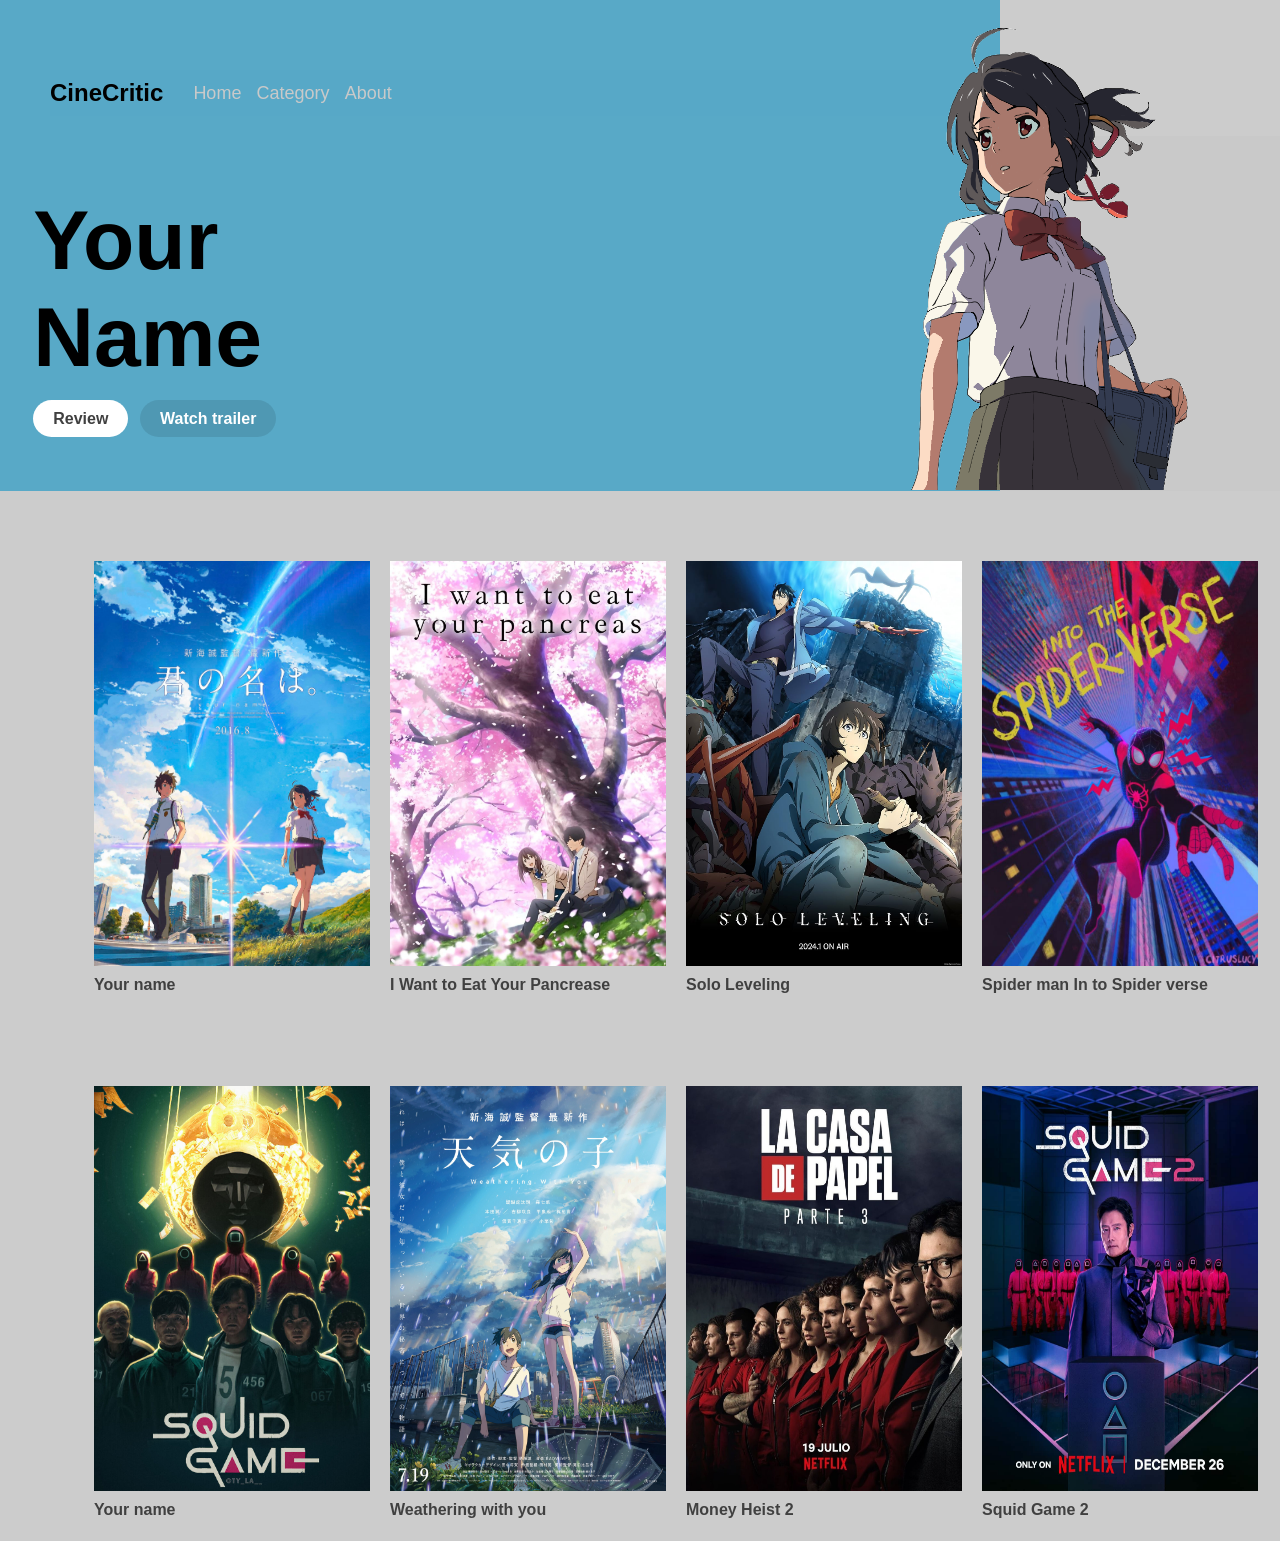
<file: index.html>
<!DOCTYPE html>
<html lang="en">
<head>
    <meta charset="UTF-8">
    <meta name="viewport" content="width=device-width, initial-scale=1.0">
    <title>CineCritic - Spirited Away</title>
    <link rel="stylesheet" href="../css/styles3.css">
</head>
<body>
    <header>
        <div class="header">
            <div class="logo">
                <span>Cine</span>Critic
            </div>
            <div class="nav">
    
                <a href="index.html">Home</a>
                <a href="html/404.html">Category</a>
                <a href="html/404.html">About</a>
                
            </div>
            <div class="nav2">
            <a href="/html/404.html" id="Profile"> <img src="assets/profile black.png" height="42px"></a>
        </div>
        </div>
    </header>
    
    <main>
        <div class="thumbnail">

        <div class="content">
            <h1> <span> Your
                <br> 
                Name </span> </h1>
                <a href="/html/Review.html" class="btn btn01">
                    Review</a></button>
                <a href="https://youtu.be/s0wTdCQoc2k?si=C2IHWEkmX4r4HkNk" target="_blank" class="btn btn02">
                    Watch trailer </a></button>
        </div>
        <div class="icontainer">
            <img src="../assets/your namw 2.png" alt="Spirited Away Character" height="470px">
        </div>
    </div>

    <!-- Movie Section -->
    <div class="movies">
        <div class="movie">
            <div class="movie-box"> <a href="html/review.html">
            <img src="../assets/your name.jpg" width="276px" height="405"> 
            </a> </div>
            <div class="movie-title">
                <a href="html/Review.html">Your name </a> </div> 
        </div>

        <div class="movie">
            <div class="movie-box">
                <a href="review.html">
                    <img src="assets/pancrease.jpg" width="276px" height="405">
                </a> </div>
            <div class="movie-title"><a href="review.html">I Want to Eat Your Pancrease </a> </div>
        </div>

        <div class="movie">
            <div class="movie-box"> <a href="review.html">
                 <img src="assets/solo leveling .jpg" width="276px" height="405">
                </a> </div>
            <div class="movie-title"> <a href="review.html">Solo Leveling </a> </div>
        </div>

        <div class="movie">
            <div class="movie-box"> <a href="review2.html">
                <img src="assets/spiderverse.jpg"  width="276px" height="405">
            </a> </div>
            <div class="movie-title"> <a href="review2.html">Spider man In to Spider verse </a> </div>
        </div>
    </div>


    <div class="movies">
        <div class="movie">
            <div class="movie-box">
                <a href="review.html">
                     <img src="assets/squid game1 .jpg" width="276px" height="405">
                    </a> </div>
            <div class="movie-title"> <a href="review.html">Your name </a> </div>
        </div>

        <div class="movie">
            <div class="movie-box"><img src="assets/weathering.jpg "width="276px" height="405"></div>
            <div class="movie-title"><a href="review.html">Weathering with you</a> </div>
        </div>

        <div class="movie">
            <div class="movie-box"> <a href="review.html"><img src="assets/money heist.jpg" width="276px" height="405"> </a> </div>
            <div class="movie-title"><a href="review.html"> Money Heist 2 </a> </div>
        </div>

        <div class="movie">
            <div class="movie-box">
                <a href="review.html">
                <img src="assets/squid game.jpg"  width="276px" height="405"> </a>
            </div>
            <div class="movie-title"> <a href="review.html">Squid Game 2 </a> </div>
        </div>
    </div>



    </main>
</body>
</html>
</file>
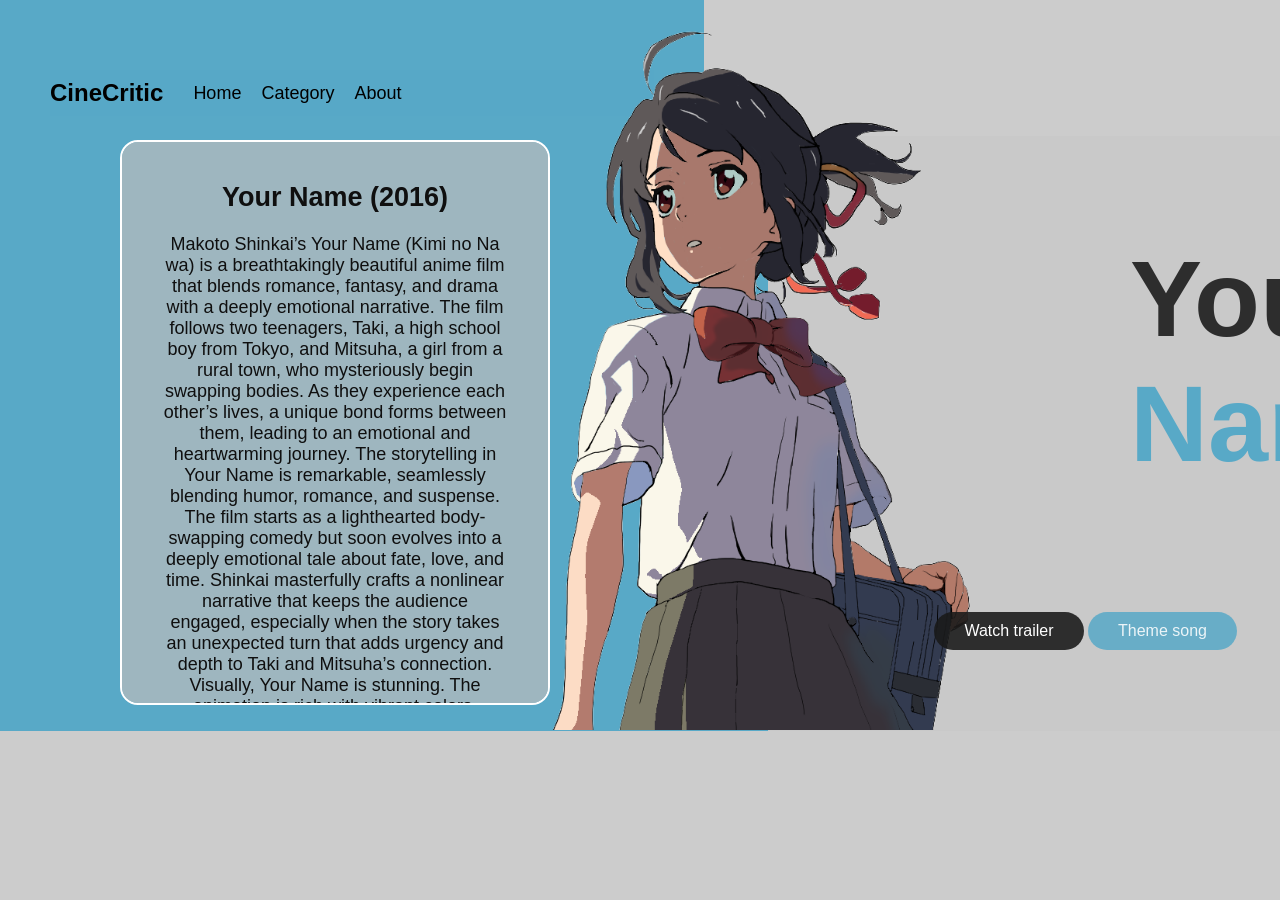
<file: html/Review.html>
<!DOCTYPE html>
<html lang="en">
<head>
    <meta charset="UTF-8">
    <meta name="viewport" content="width=device-width, initial-scale=1.0">
    <title>CineCritic - Spirited Away</title>
    <link rel="stylesheet" href="../css/Review.css">
</head>
<body>
    <header>
        <div class="header">
            <div class="logo">
                <span>Cine</span>Critic
            </div>
            <div class="nav">
    
                <a href="../index.html">Home</a>
                <a href="404.html">Category</a>
                <a href="404.html">About</a>
                
            </div>
            <div class="nav2">
            <a href="404.html" id="Profile"> <img src="../assets/user.png" height="42px"></a>
        </div>
        </div>
    </header>
    
    <main>
        <div class="thumbnail">

        <div class="content">
            <h1> <span class="you"> Your </span>
                <br> <span class="name">
                Name </span> </h1>
                
        </div>
        <div class="icontainer">
            <img src="../assets/your namw 2.png" alt="Spirited Away Character" height="710px">
        </div>
    </div>

    <div class="button">
    <button class="btn btn01"><a href="https://youtu.be/-pHfPJGatgE?si=0_zfYqJRnJr65CBb"> Theme song </a></button>
    <button class="btn btn02">
        <a href=" https://youtu.be/s0wTdCQoc2k?si=gL98KRC7iOXrkYp4" target="_blank">Watch trailer </a></button>
    </div>

    <div class="review">
        <h2>Your Name (2016) </h2> 
        <br>
        Makoto Shinkai’s Your Name (Kimi no Na wa) is a breathtakingly beautiful anime film that blends romance, fantasy, and drama with a deeply emotional narrative. The film follows two teenagers, Taki, a high school boy from Tokyo, and Mitsuha, a girl from a rural town, who mysteriously begin swapping bodies. As they experience each other’s lives, a unique bond forms between them, leading to an emotional and heartwarming journey.

        The storytelling in Your Name is remarkable, seamlessly blending humor, romance, and suspense. The film starts as a lighthearted body-swapping comedy but soon evolves into a deeply emotional tale about fate, love, and time. Shinkai masterfully crafts a nonlinear narrative that keeps the audience engaged, especially when the story takes an unexpected turn that adds urgency and depth to Taki and Mitsuha’s connection.
        
        Visually, Your Name is stunning. The animation is rich with vibrant colors, intricate details, and breathtaking landscapes that enhance the storytelling. The way light, reflections, and weather are depicted adds a sense of realism to the fantasy elements. Radwimps’ soundtrack perfectly complements the film, with songs like Zenzenzense and Sparkle intensifying the emotional impact.
        
        One of the film’s strongest aspects is its emotional depth. The romance between Taki and Mitsuha is beautifully developed, making their longing for each other truly heartfelt. The film explores themes of memory, destiny, and the invisible threads that connect people across time and space.
        
        Overall, Your Name is a cinematic masterpiece that resonates with viewers on a profound level. It’s a perfect blend of romance, mystery, and breathtaking animation, making it one of the most unforgettable anime films of all time. Whether you’re a fan of anime or not, this film is a must-watch.
    </div>
    </main>
</body>
</html>
</file>
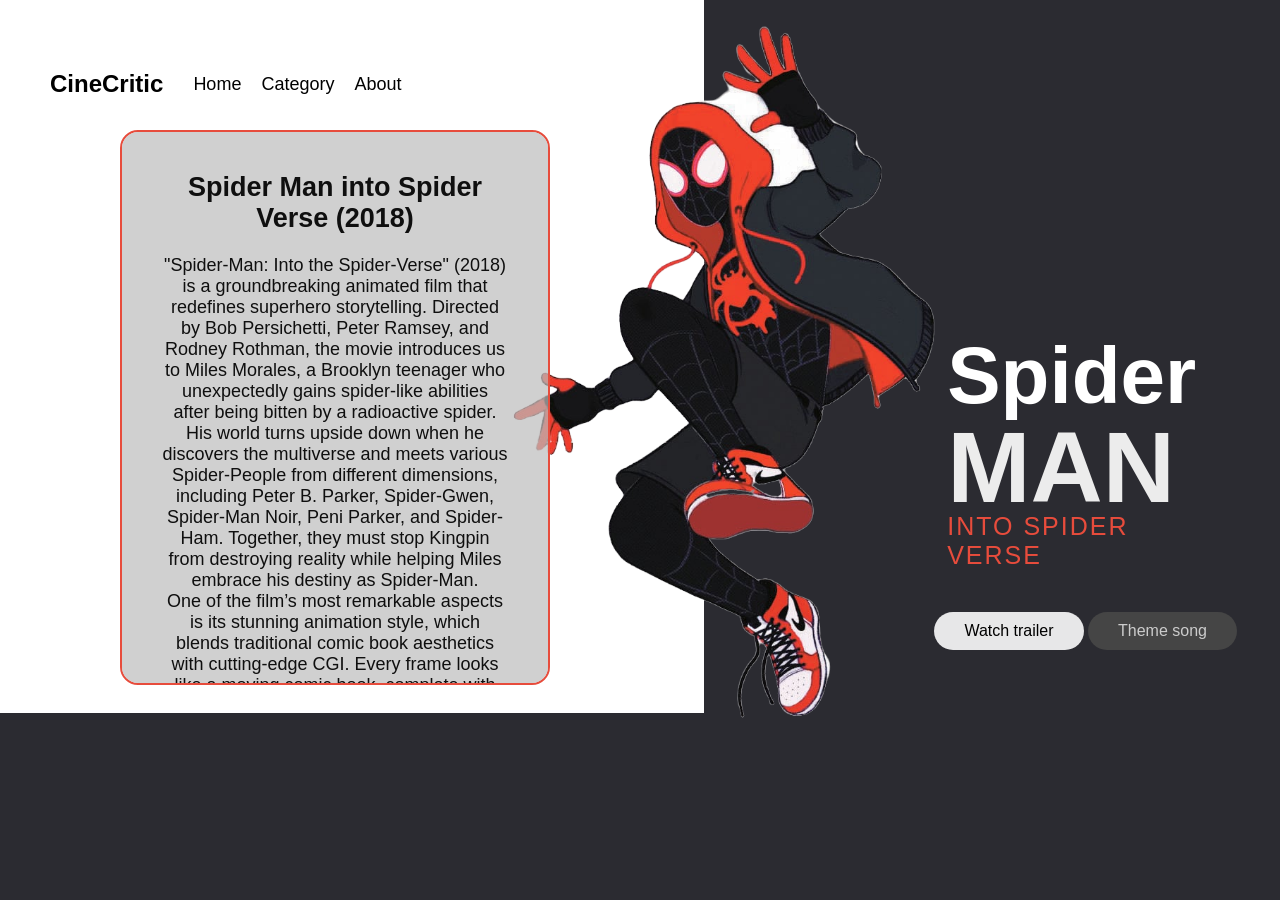
<file: html/review2.html>
<!DOCTYPE html>
<html lang="en">
<head>
    <meta charset="UTF-8">
    <meta name="viewport" content="width=device-width, initial-scale=1.0">
    <title>CineCritic - Spirited Away</title>
    <link rel="stylesheet" href="../css/review2.css">
</head>
<body>
    <header>
        <div class="header">
            <div class="logo">
                <span>Cine</span>Critic
            </div>
            <div class="nav">
    
                <a href="../index.html">Home</a>
                <a href="404.html">Category</a>
                <a href="404.html">About</a>
                
            </div>
            <div class="nav2">
            <a href="404.html" id="Profile"> <img src="../assets/white profile .png" height="42px"></a>
        </div>
        </div>
    </header>
    
    <main>
        <div class="thumbnail">
            
        <div class="content">
            <div class="container2">
            <div class="spider">Spider</div>
            <div class="man">MAN</div>
            <div class="into-spider-verse">INTO SPIDER VERSE</div>

        </div>
        </div>
        <div class="icontainer">
            <img src="../assets/spiderman logo.png" alt="Spider man Png" height="700px">
        </div>
    </div>

    <div class="button">
        <a href="https://youtu.be/ApXoWvfEYVU?si=Zut5_WoSHaixT1ll" class="btn btn01"> Theme song </a>

    <a href=" https://youtu.be/g4Hbz2jLxvQ?si=2ut5QyFoye21QwL-" target="_blank" class="btn btn02">
        Watch trailer </a></button>
    </div>

    <div class="review">
        <h2>Spider Man into Spider Verse (2018) </h2> 
        <br>
        "Spider-Man: Into the Spider-Verse" (2018) is a groundbreaking animated film that redefines superhero storytelling. Directed by Bob Persichetti, Peter Ramsey, and Rodney Rothman, the movie introduces us to Miles Morales, a Brooklyn teenager who unexpectedly gains spider-like abilities after being bitten by a radioactive spider. His world turns upside down when he discovers the multiverse and meets various Spider-People from different dimensions, including Peter B. Parker, Spider-Gwen, Spider-Man Noir, Peni Parker, and Spider-Ham. Together, they must stop Kingpin from destroying reality while helping Miles embrace his destiny as Spider-Man.
<br>
        One of the film’s most remarkable aspects is its stunning animation style, which blends traditional comic book aesthetics with cutting-edge CGI. Every frame looks like a moving comic book, complete with halftone patterns, speech bubbles, and dynamic action sequences. The vibrant colors and unique animation techniques make the movie a visual masterpiece.
    <br>
        The story is deeply emotional and engaging. It beautifully explores themes of identity, self-discovery, and responsibility, making Miles Morales a relatable and inspiring protagonist. His journey from a hesitant teenager to a confident hero is incredibly well-written. The film also balances humor, action, and heartfelt moments, making it appealing to both kids and adults.
        <br>
        The voice cast, featuring Shameik Moore (Miles Morales), Jake Johnson (Peter B. Parker), and Hailee Steinfeld (Gwen Stacy), delivers excellent performances, bringing depth and charm to the characters. The soundtrack, featuring tracks like Sunflower by Post Malone and Swae Lee, perfectly complements the film’s urban and energetic vibe.
        <br>
        Overall, Spider-Man: Into the Spider-Verse is a revolutionary superhero film that celebrates diversity, creativity, and the essence of Spider-Man. It’s an emotional, visually spectacular, and entertaining masterpiece that stands out as one of the best animated films ever made. A must-watch for Spider-Man fans! 🕷️✨
        <br>
    </div>
    </main>
</body>
</html>
</file>
<file: css/styles3.css>
* {
    margin: 0;
    padding: 0;
    box-sizing: border-box;
    font-family: Arial, sans-serif;
}
.header {
    background-color: #58a9c7d9;
    display: flex;
    align-items: center;
}

.logo {
    font-size: 24px;
    font-weight: bold;
    display: flex;
    align-items: center;
    
}

.nav {
    display: flex;
    gap:9.04%;
    padding-left:30px;
}

.nav a {
    text-decoration: none;
    color: black;
    font-size: 18px;
    color: #c9c9c9;
}
 
.nav2 a{
    padding-left: 1030px;
    color: rgb(140, 4, 4);
}

.nav a:hover{
    color: #ffffff;
    font-size: x-large;
}
.thumbnail {
    margin: 20px;
}
body {
    background: #cccccc;
    align-items: center;
}

header {
    width: 78.1%;
    padding: 70px 50px 20px ;
    margin: 0px;
    background-color: #58A9C7;
}

nav ul li {
    list-style: none;
    display: inline;
    padding: 1.85%;

}

nav ul li a {
    text-decoration: none;
    color: black;
    font-size: 18px;
}

.thumbnail {
    background-color: #c9c9c9;
    margin: 0px;
    display: flex;
}

.content{
    background-color: #58A9C7;
    width: 78.1%;
    height: 355px;
    padding: 4.35% 10.42% 0.93% 2.60%;
    font-weight:bold;
    font-size: 42px;
}

.icontainer{
    position:absolute;
    left: 69.1%;

    top:20px;

}

   /* Movie Section */
   .movies {
    padding: 50px;
    display: grid;
    grid-template-columns: repeat(4, 1fr);
    gap: 20px;
    margin-left: 44px;
    margin-top: 20px;
    
}

.movie {
    text-align: center;
}

.movie-box {
    width: 276px;
    height: 405px;
    background-color: #10b3e4;
    border-radius: 10px;
}

.movie-title {
    margin-top: 10px;
    font-size: 16px;
    font-weight: bold;
    color: black;
    
    position: absolute;
    text-align: center;

}

.movie-title a{
    text-decoration: none;
    color: #404040;
}

/* buttons */
.btn {
    padding: 10px 20px;
    font-size: 16px;
    border-radius: 20px;
    border: none;
    cursor: pointer;
    text-decoration: none;
}

.btn:hover{
    font-size: 19px;

}

.btn01  {
    background-color: #ffffff;
   color: #404040;
    
}

.btn01 a {
    color: #404040;
    text-decoration: none;
}

.btn02   {
    background-color: rgba(0, 0, 0, 0.1);
    color: #ffffff;
  
}

.btn02 a { 
    text-decoration: none;
    color: #ffffff;
}
</file>
<file: css/Review.css>
* {
    margin: 0;
    padding: 0;
    box-sizing: border-box;
    font-family: Arial, sans-serif;
}
.header {
    background-color: #58a9c7d9; /* Soft pink background */
    display: flex;
    align-items: center;
}

.logo {
    font-size: 24px;
    font-weight: bold;
    display: flex;
    align-items: center;
}

.nav {
    display: flex;
    gap: 20px;
    padding-left: 30px;
}

.nav a {
    text-decoration: none;
    color: black;
    font-size: 18px;
}


.nav a:hover{
    color: #ffffff;
    font-size: x-large;
}
 
.nav2 a{
    padding-left: 1030px;
    color: rgb(140, 4, 4);
}
.thumbnail {
    margin: 20px;
}
body {
    background: #cccccc;
    align-items: center;
}

header {
    width: 55%;
    padding: 70px 50px 20px ;
    margin: 0px;
    background-color: #58A9C7;
}

nav ul li {
    list-style: none;
    display: inline;
    padding: 20px;
}

nav ul li a {
    text-decoration: none;
    color: black;
    font-size: 18px;
}

.thumbnail {
    background-color: #c9c9c9;
    margin: 0px;
    display: flex;
}

.content{
    background-color: #58A9C7;
    width: 60%;
    height: 595px;
    padding: 0px 0px 0px 30px;
    font-weight:bold;
    font-size: 54px;
    text-align: center;
}


h1{
    padding: 100px  100px 100px 1100px;
    
  
}
.you {
    color: #191919e2;
    
    
}
.name{
    color:#58A9C7
}


.icontainer{
    position:absolute;
    left: 40%;
    top:20px;

}

.review{
        position: absolute; /* Set absolute positioning */
        top: 140px; /* Adjust position */
        left: 120px;
        width: 430px;
        height: 565px;
        background-color: rgba(189, 189, 189, 0.7); /* Semi-transparent red */
        border: 2px solid rgb(255, 255, 255);
        text-align: center;
        padding: 40px;
        color:rgb(15, 15, 15);
        overflow: auto;
        scrollbar-width: none; 
        font-size: large;

        border-radius: 18px;
    }

    .btn {
        padding: 10px 30px;
        font-size: 16px;
        border-radius: 20px;
        border: none;
        cursor: pointer;

    }

    
    .btn:hover{
        padding: 10px 30px;
        font-size: 18px;
        border-radius: 20px;
        border: none;
        cursor: pointer;
    }
    
    .btn01  {
        background-color: #58a9c7da;
        color: #cccccc;
        
        position: absolute; /* Set absolute positioning */
        top: 68%; /* Adjust position */
        left: 85%;
    
       
        
    }
    
    .btn01 a {
        color: #ffffffde;
        text-decoration: none;

    }
    
    .btn01:hover ,  .btn01 a:hover{
        color: #ffffff ;
        background-color: #181818 ;
        font-weight:bold;
    }

    .btn02   {
        background-color: #191919e2;
        text-decoration: none;
        color: white;


        position: absolute; /* Set absolute positioning */
        top: 68%; /* Adjust position */
        left: 73%;
        
      
    }
    
    .btn02 a { 
        text-decoration: none;
        color: #ffffff;
    }

    .btn02:hover ,  .btn02 a:hover{
        color: #ffffff ;
        background-color: #58A9C7 ;
        font-weight:bold;
    }
</file>
<file: css/review2.css>
* {
    margin: 0;
    padding: 0;
    box-sizing: border-box;
    font-family: Arial, sans-serif;
}
.header {
    background-color: #ffffffd9; /* Soft pink background */
    display: flex;
    align-items: center;
}

/* CineCritic LOGO*/
.logo {
    font-size: 24px;
    font-weight: bold;
    display: flex;
    align-items: center;
}


.nav {
    display: flex;
    gap: 20px;
    padding-left: 30px;
}

.nav a {
    text-decoration: none;
    color: black;
    font-size: 18px;
}
 
.nav a:hover{
    color: #E74C3C;
    font-size:19px;
    font-weight: 700;

}
.nav2 a{
    position:absolute;
    
    padding-left: 1030px;
    color: rgb(140, 4, 4);
}

body {
    background:#2b2b31;
    align-items: center;
}

header {
    width: 55%;
    padding: 70px 50px 20px ;
    margin: 0px;
    background-color: #ffffff;
}

nav ul li {
    list-style: none;
    display: inline;
    padding: 20px;
}

nav ul li a {
    text-decoration: none;
    color: black;
    font-size: 18px;
}

.thumbnail {
    background-color: #2b2b31;
    margin: 0px;
    display: flex;

}

/* review side  */
.content{
    background-color: #ffffff;
    width: 55%;
    height: 595px;
    padding: 47px 200px 10px 50px;
    font-weight:bold;
    font-size: 41px;
}


/* h1  {
    padding: 100px  100px 100px 1100px;
} */


  .container2 {
    position: absolute;
    top: 50%;
    left: 80%;
    transform: translate(-30%, -50%);
    font-family: 'Montserrat', sans-serif;
        }

        .spider {
            font-size: 80px;
            font-weight: 700;
            color: rgb(255, 255, 255);
        }

        .man {
            font-size: 100px;
            font-weight: 700;
            color: rgb(236, 236, 236);
            line-height: 0.9;
        }

        .into-spider-verse {
            font-size: 25px;
            font-weight: 400;
            color: #E74C3C;
            text-transform: uppercase;
            letter-spacing: 2px;
        }
.icontainer{
    position:absolute;
    left: 40%;
    top:20px;

}

.review{
    position: absolute; /* Set absolute positioning */
    top: 130px; /* Adjust position */
    left: 120px;
    width: 430px;
    height: 555px;
    background-color: rgba(189, 189, 189, 0.7); /* Semi-transparent red */
    border: 2px solid #E74C3C;
    text-align: center;
    padding: 40px 40px 40px 40px;
    color:rgb(15, 15, 15);
    overflow: auto;
    scrollbar-width: none; 
    font-size: large;
    border-radius: 18px;
}


    .btn {
        padding: 10px 30px;
        font-size: 16px;
        border-radius: 20px;
        border: none;
        cursor: pointer;
    }

    .btn:hover{
        padding: 10px 30px;
        font-size: 18px;
        border-radius: 20px;
        border: none;
        cursor: pointer;
    }
    
    .btn01  {
        background-color: #454545;
        color: #cccccc;
        position: absolute; /* Set absolute positioning */
        top: 68%; /* Adjust position */
        left: 85%;
        text-decoration: none;
    }
    
    .btn01 a {
        color: #ffffffde;
        text-decoration: none;

    }

    .btn01:hover ,  .btn01 a:hover{
        color: #181818 ;
        background-color: #ffffffe2 ;
        font-weight:bold;
    }
    
    .btn02   {
        background-color: #ffffffe2;
        text-decoration: none;
        color: rgb(0, 0, 0);

        position: absolute; /* Set absolute positioning */
        top: 68%; /* Adjust position */
        left: 73%;
        
      
    }
    
    .btn02 a { 
        text-decoration: none;
        color: #181818;
    }

    .btn02:hover ,  .btn02 a:hover{
        color: #ffffff ;
        background-color: #454545 ;
        font-weight:bold;
    }
</file>
